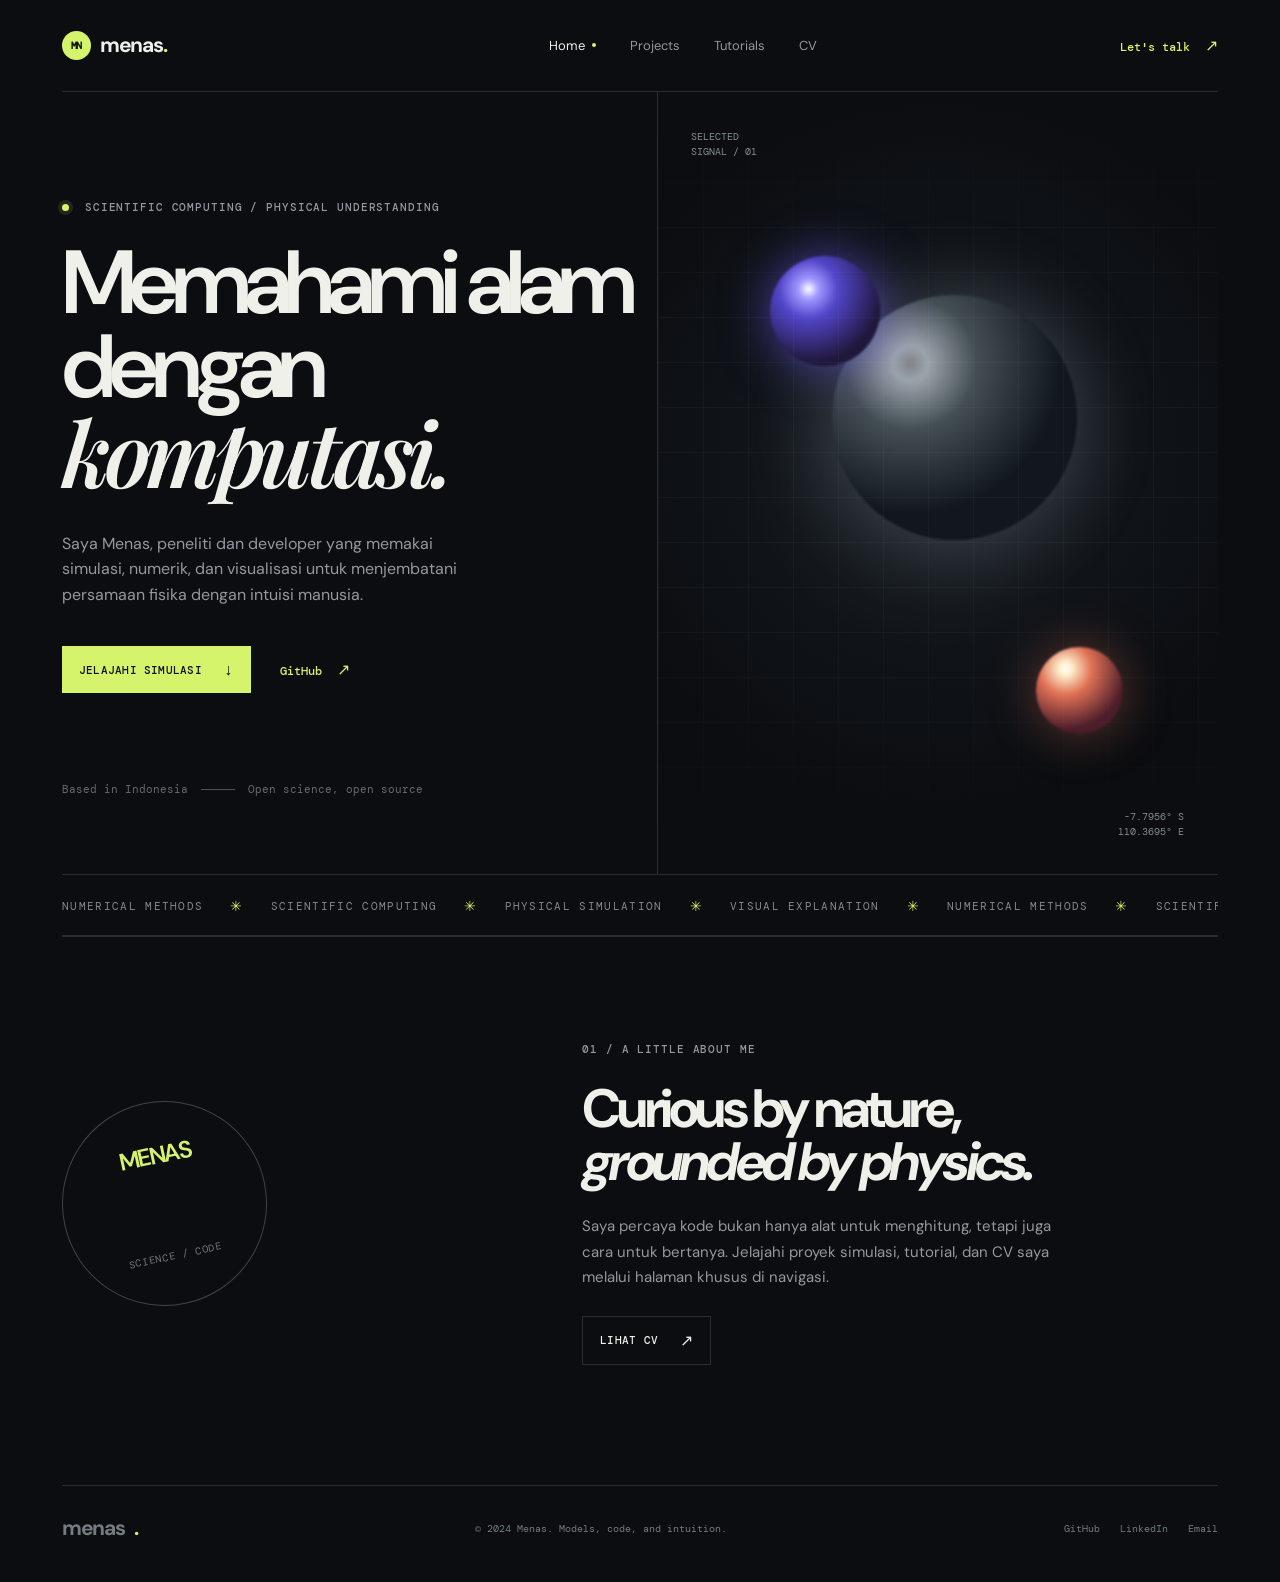
<file: index.html>
<!doctype html>
<html lang="id">
  <head>
    <meta charset="UTF-8" />
    <meta name="viewport" content="width=device-width, initial-scale=1.0" />
    <meta name="description" content="Portofolio Menas — komputasi sains, simulasi numerik, dan physical understanding." />
    <meta name="theme-color" content="#0b0d10" />
    <title>Menas — Scientific Computing &amp; Physical Understanding</title>
    <link rel="stylesheet" href="styles.css" />
  </head>
  <body>
    <div class="site-shell">
      <header class="site-header">
        <a class="brand" href="index.html" aria-label="Kembali ke halaman utama">
          <span class="brand-mark">MN</span>
          <span>menas<span class="brand-dot">.</span></span>
        </a>
        <button class="menu-toggle" type="button" aria-expanded="false" aria-controls="main-nav">Menu</button>
        <nav id="main-nav" class="main-nav" aria-label="Navigasi utama">
          <a class="active" href="index.html">Home</a>
          <a href="projects.html">Projects</a>
          <a href="tutorials.html">Tutorials</a>
          <a href="cv.html">CV</a>
        </nav>
        <a class="header-cta" href="mailto:halo@menas.dev">Let's talk <span>↗</span></a>
      </header>

      <main>
        <section id="home" class="hero section-grid">
          <div class="hero-copy">
            <p class="eyebrow"><span class="status-dot"></span> Scientific computing / physical understanding</p>
            <h1>Memahami alam<br />dengan <em>komputasi.</em></h1>
            <p class="hero-lead">Saya Menas, peneliti dan developer yang memakai simulasi, numerik, dan visualisasi untuk menjembatani persamaan fisika dengan intuisi manusia.</p>
            <div class="hero-actions">
              <a class="button button-primary" href="projects.html">Jelajahi simulasi <span>↓</span></a>
              <a class="text-link" href="https://github.com/" target="_blank" rel="noreferrer">GitHub <span>↗</span></a>
            </div>
            <div class="hero-meta">
              <span>Based in Indonesia</span>
              <span class="meta-line"></span>
              <span>Open science, open source</span>
            </div>
          </div>
          <div class="hero-art" aria-label="Ilustrasi abstrak">
            <div class="orb orb-one"></div>
            <div class="orb orb-two"></div>
            <div class="orb orb-three"></div>
            <div class="art-grid"></div>
            <div class="art-label">SELECTED<br />SIGNAL / 01</div>
            <div class="art-coordinate">-7.7956° S<br />110.3695° E</div>
          </div>
        </section>

        <section class="marquee" aria-label="Keahlian">
          <div class="marquee-track">
            <span>NUMERICAL METHODS</span><b>✳</b><span>SCIENTIFIC COMPUTING</span><b>✳</b><span>PHYSICAL SIMULATION</span><b>✳</b><span>VISUAL EXPLANATION</span><b>✳</b>
            <span>NUMERICAL METHODS</span><b>✳</b><span>SCIENTIFIC COMPUTING</span><b>✳</b><span>PHYSICAL SIMULATION</span><b>✳</b><span>VISUAL EXPLANATION</span>
          </div>
        </section>

        <section class="about section-grid">
          <div class="about-stamp">MENAS<br /><span>SCIENCE / CODE</span></div>
          <div class="about-copy"><p class="eyebrow">01 / A little about me</p><h2>Curious by nature,<br /><em>grounded by physics.</em></h2><p>Saya percaya kode bukan hanya alat untuk menghitung, tetapi juga cara untuk bertanya. Jelajahi proyek simulasi, tutorial, dan CV saya melalui halaman khusus di navigasi.</p><a class="button button-outline" href="cv.html">Lihat CV <span>↗</span></a></div>
        </section>
      </main>

      <footer class="site-footer"><div class="footer-brand">menas<span class="brand-dot">.</span></div><p>© 2024 Menas. Models, code, and intuition.</p><div class="footer-links"><a href="https://github.com/" target="_blank" rel="noreferrer">GitHub</a><a href="https://www.linkedin.com/" target="_blank" rel="noreferrer">LinkedIn</a><a href="mailto:halo@menas.dev">Email</a></div></footer>
    </div>
    <script src="script.js"></script>
  </body>
</html>
</file>
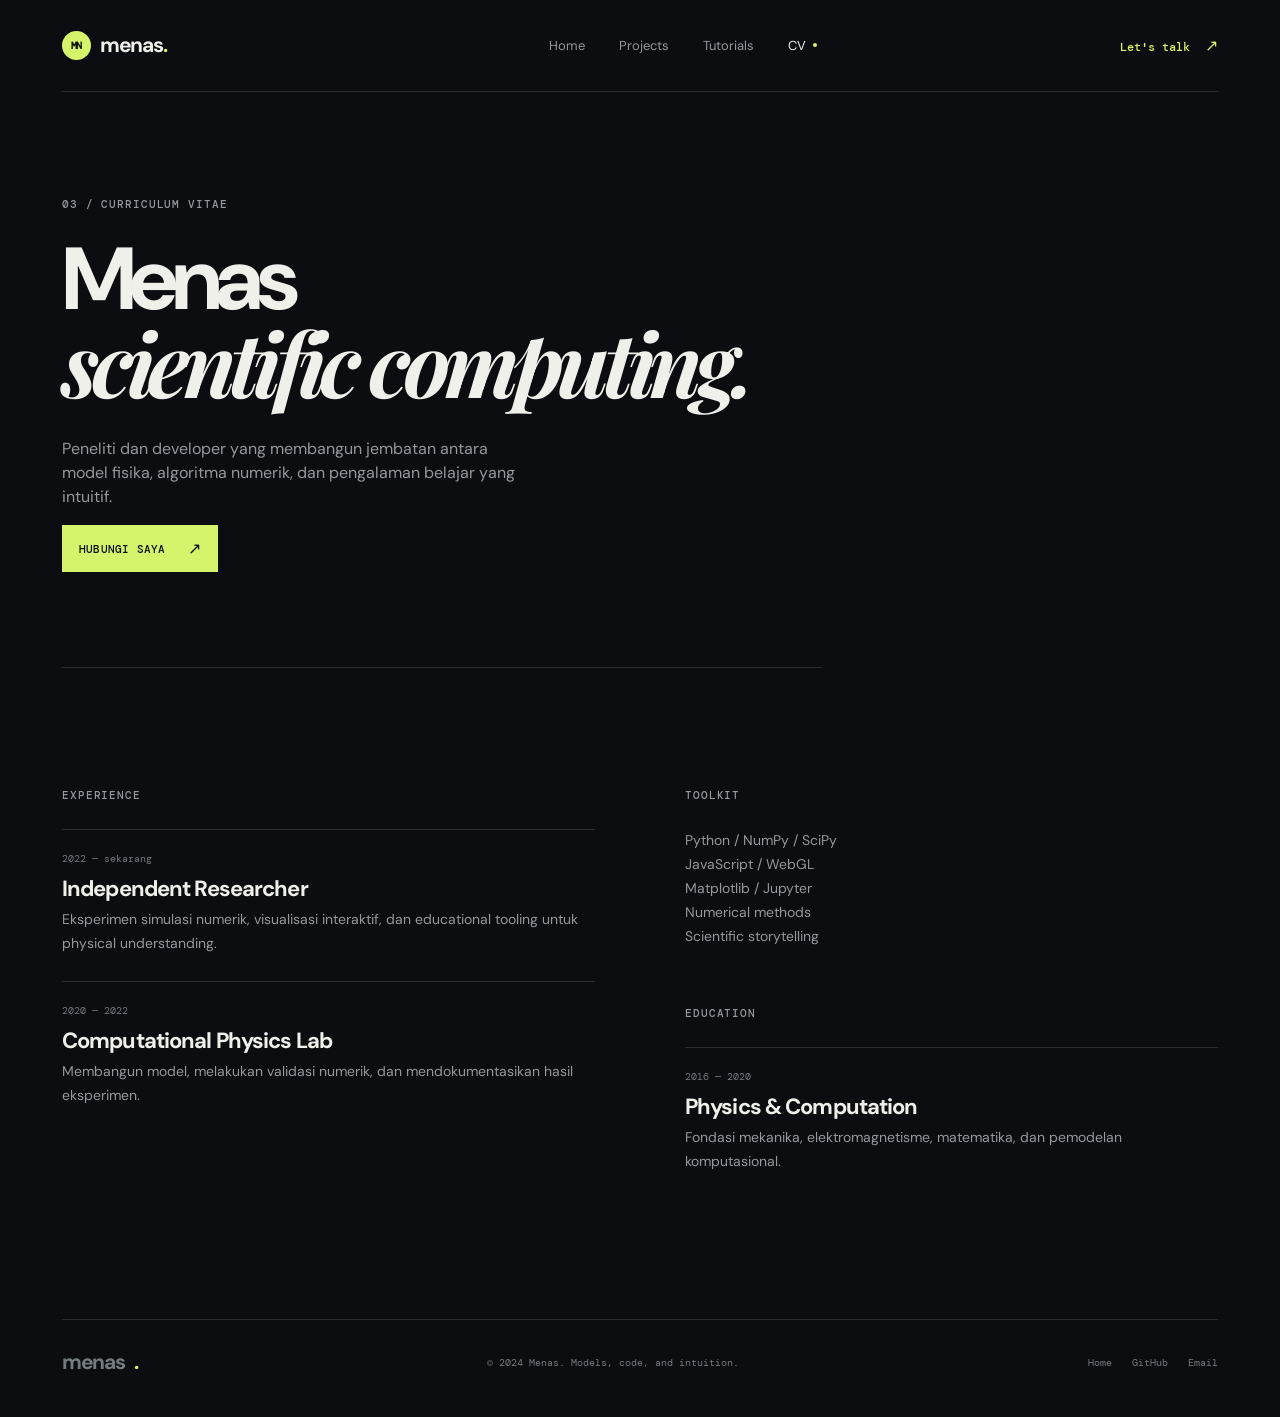
<file: cv.html>
<!doctype html>
<html lang="id">
  <head><meta charset="UTF-8"><meta name="viewport" content="width=device-width, initial-scale=1.0"><meta name="description" content="CV Menas, scientific computing researcher and developer."><title>CV — Menas</title><link rel="stylesheet" href="styles.css"></head>
  <body><div class="site-shell">
    <header class="site-header"><a class="brand" href="index.html"><span class="brand-mark">MN</span><span>menas<span class="brand-dot">.</span></span></a><button class="menu-toggle" type="button" aria-expanded="false" aria-controls="main-nav">Menu</button><nav id="main-nav" class="main-nav" aria-label="Navigasi utama"><a href="index.html">Home</a><a href="projects.html">Projects</a><a href="tutorials.html">Tutorials</a><a class="active" href="cv.html">CV</a></nav><a class="header-cta" href="mailto:halo@menas.dev">Let's talk <span>↗</span></a></header>
    <main><section class="listing-hero"><p class="eyebrow">03 / Curriculum vitae</p><h1>Menas<br><em>scientific computing.</em></h1><p>Peneliti dan developer yang membangun jembatan antara model fisika, algoritma numerik, dan pengalaman belajar yang intuitif.</p><a class="button button-primary" href="mailto:halo@menas.dev">Hubungi saya <span>↗</span></a></section>
      <section class="cv-grid section"><div><p class="eyebrow">Experience</p><div class="cv-entry"><p class="card-kicker">2022 — sekarang</p><h2>Independent Researcher</h2><p>Eksperimen simulasi numerik, visualisasi interaktif, dan educational tooling untuk physical understanding.</p></div><div class="cv-entry"><p class="card-kicker">2020 — 2022</p><h2>Computational Physics Lab</h2><p>Membangun model, melakukan validasi numerik, dan mendokumentasikan hasil eksperimen.</p></div></div><div><p class="eyebrow">Toolkit</p><p class="skill-list">Python / NumPy / SciPy<br>JavaScript / WebGL<br>Matplotlib / Jupyter<br>Numerical methods<br>Scientific storytelling</p><p class="eyebrow cv-spacer">Education</p><div class="cv-entry"><p class="card-kicker">2016 — 2020</p><h2>Physics &amp; Computation</h2><p>Fondasi mekanika, elektromagnetisme, matematika, dan pemodelan komputasional.</p></div></div></section>
    </main>
    <footer class="site-footer"><div class="footer-brand">menas<span class="brand-dot">.</span></div><p>© 2024 Menas. Models, code, and intuition.</p><div class="footer-links"><a href="index.html">Home</a><a href="https://github.com/" target="_blank" rel="noreferrer">GitHub</a><a href="mailto:halo@menas.dev">Email</a></div></footer>
  </div><script src="script.js"></script></body>
</html>
</file>
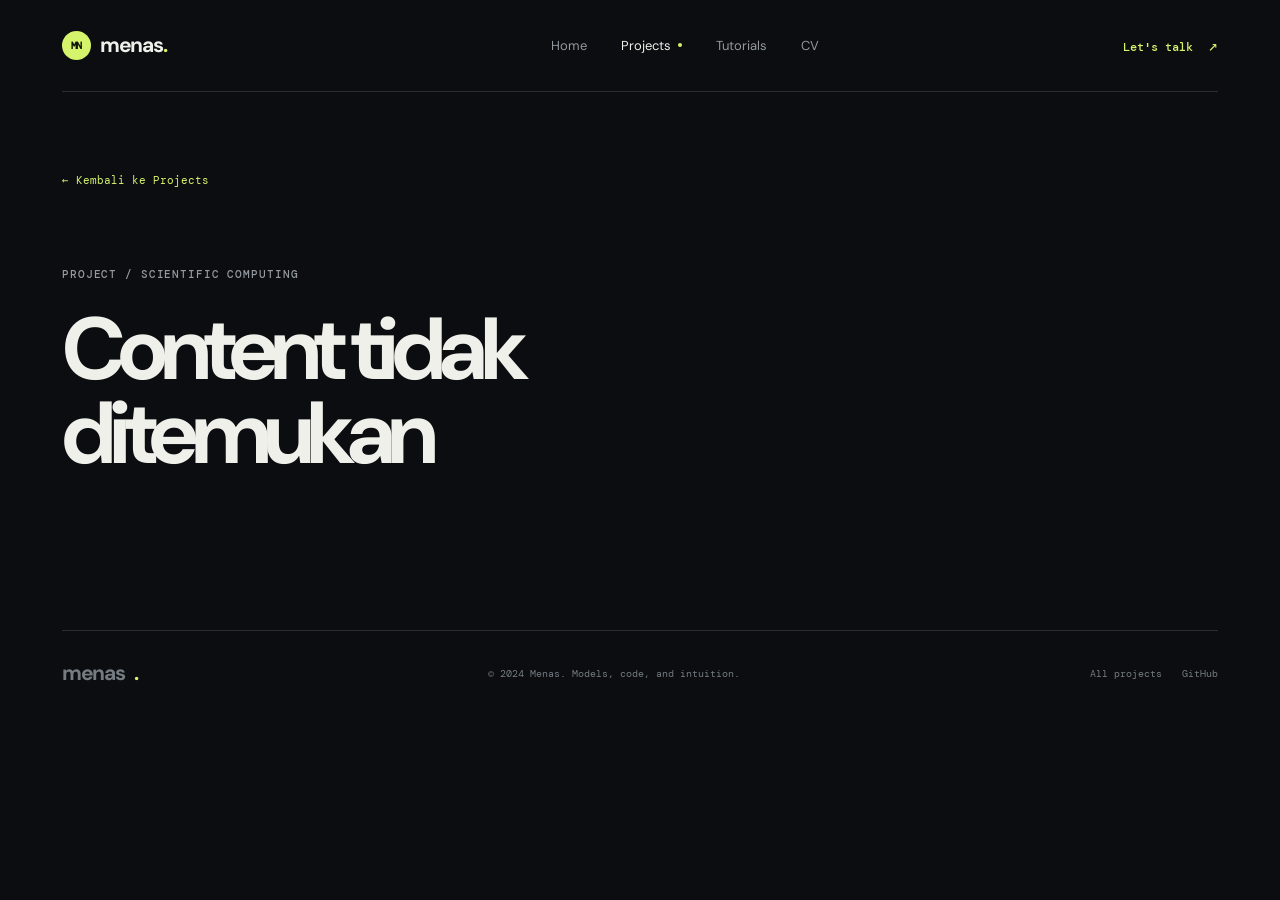
<file: project.html>
<!doctype html>
<html lang="id">
  <head><meta charset="UTF-8"><meta name="viewport" content="width=device-width, initial-scale=1.0"><title>Project — Menas</title><link rel="stylesheet" href="styles.css"></head>
  <body><div class="site-shell">  <header class="site-header"><a class="brand" href="index.html"><span class="brand-mark">MN</span><span>menas<span class="brand-dot">.</span></span></a><nav class="main-nav" aria-label="Navigasi utama"><a href="index.html">Home</a><a class="active" href="projects.html">Projects</a><a href="tutorials.html">Tutorials</a><a href="cv.html">CV</a></nav><a class="header-cta" href="mailto:halo@menas.dev">Let's talk <span>↗</span></a></header>
    <main class="detail-page"><a class="back-link" href="projects.html">← Kembali ke Projects</a><p class="eyebrow">Project / Scientific computing</p><h1 id="detail-title">Memuat project...</h1><div id="detail-content" class="markdown-content"></div></main>
    <footer class="site-footer"><div class="footer-brand">menas<span class="brand-dot">.</span></div><p>© 2024 Menas. Models, code, and intuition.</p><div class="footer-links"><a href="projects.html">All projects</a><a href="https://github.com/" target="_blank" rel="noreferrer">GitHub</a></div></footer></div><script src="detail.js"></script></body>
</html>
</file>
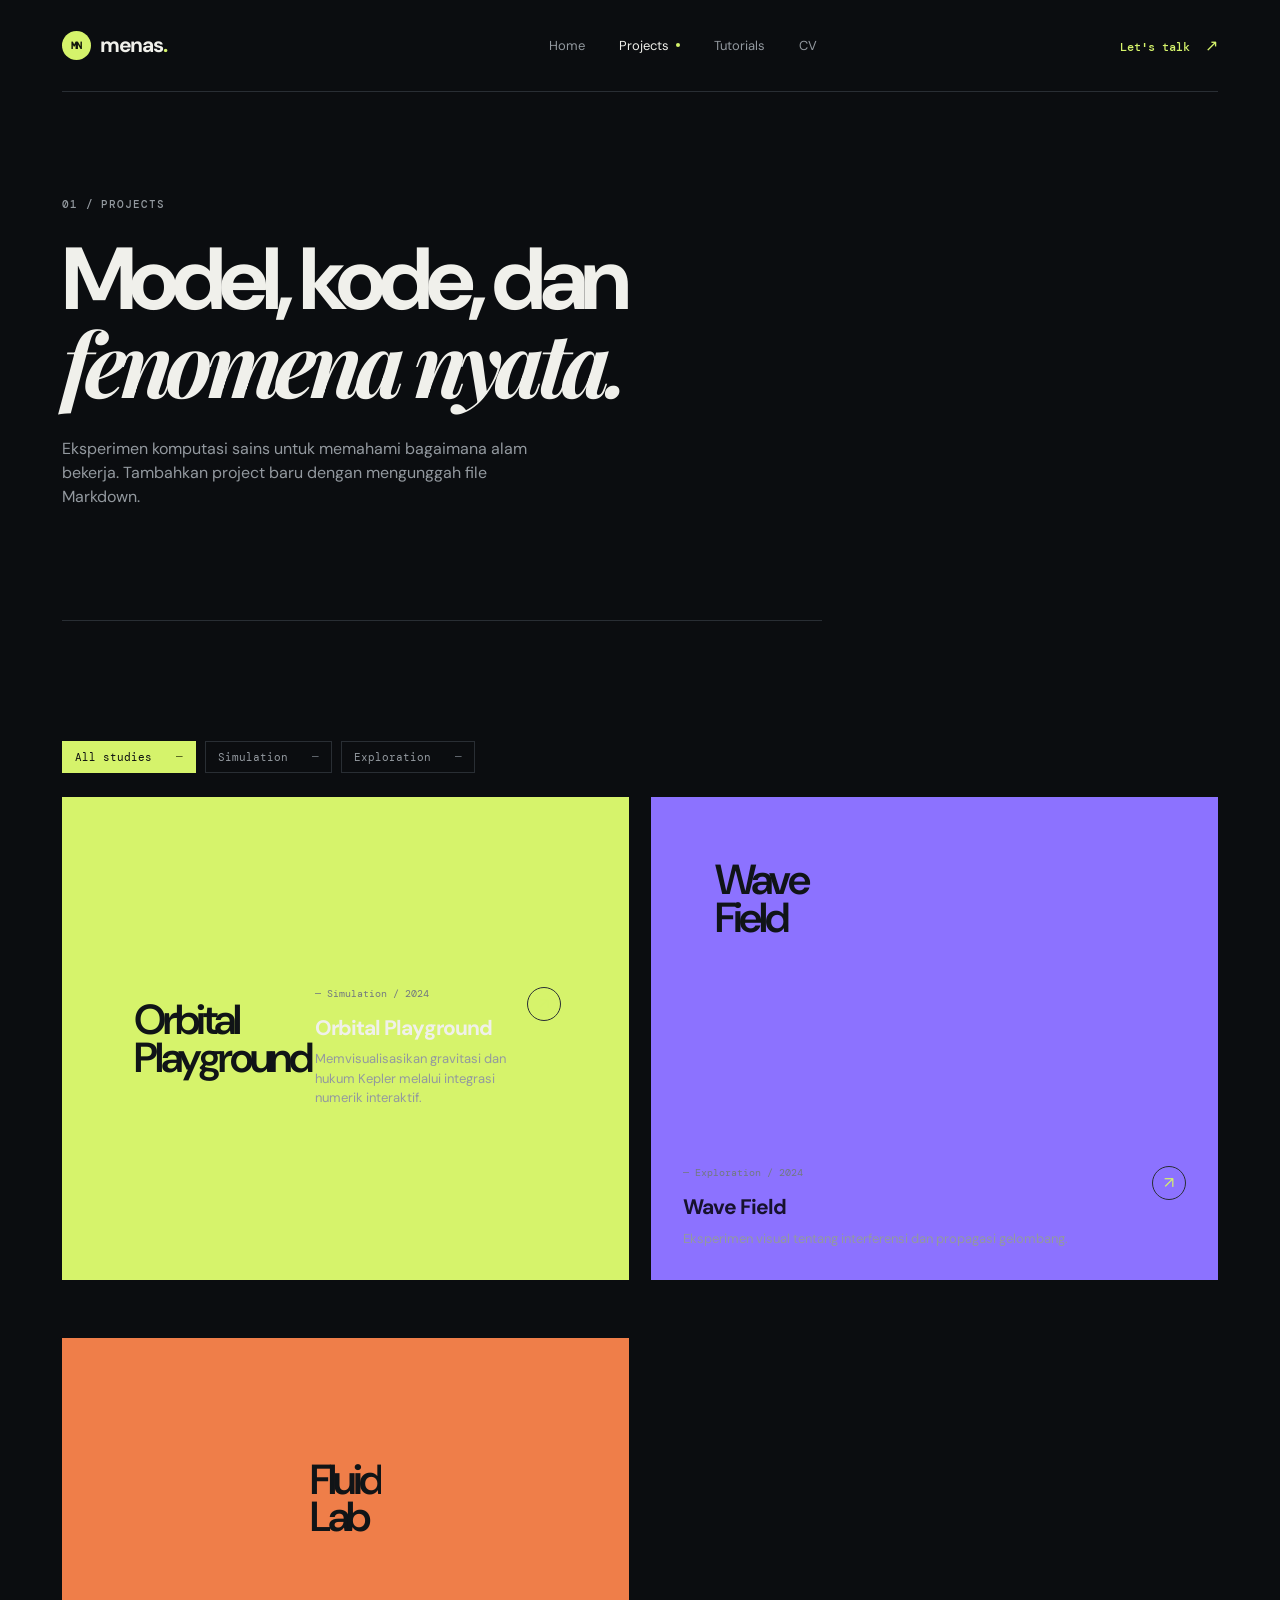
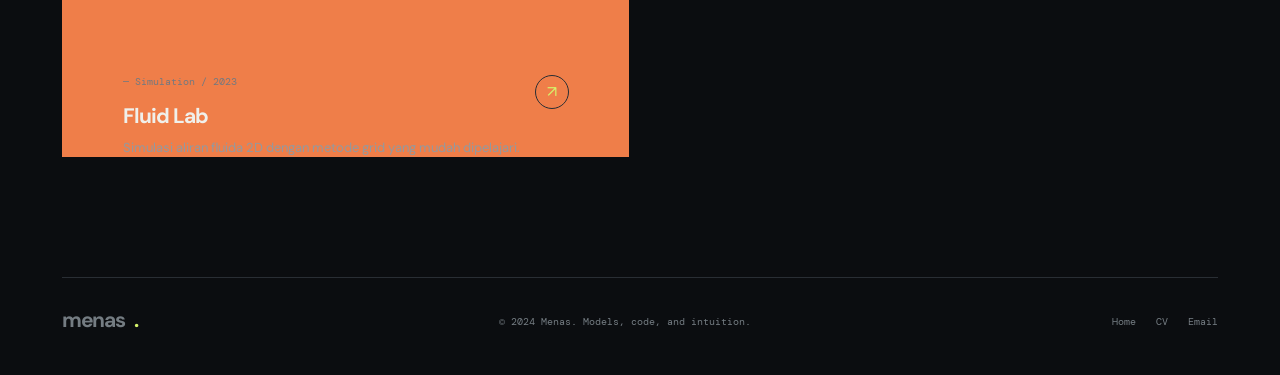
<file: projects.html>
<!doctype html>
<html lang="id">
  <head><meta charset="UTF-8"><meta name="viewport" content="width=device-width, initial-scale=1.0"><meta name="description" content="Daftar proyek komputasi sains Menas."><title>Projects — Menas</title><link rel="stylesheet" href="styles.css"></head>
  <body><div class="site-shell">
    <header class="site-header"><a class="brand" href="index.html"><span class="brand-mark">MN</span><span>menas<span class="brand-dot">.</span></span></a><button class="menu-toggle" type="button" aria-expanded="false" aria-controls="main-nav">Menu</button><nav id="main-nav" class="main-nav" aria-label="Navigasi utama"><a href="index.html">Home</a><a class="active" href="projects.html">Projects</a><a href="tutorials.html">Tutorials</a><a href="cv.html">CV</a></nav><a class="header-cta" href="mailto:halo@menas.dev">Let's talk <span>↗</span></a></header>
    <main><section class="listing-hero"><p class="eyebrow">01 / Projects</p><h1>Model, kode, dan<br><em>fenomena nyata.</em></h1><p>Eksperimen komputasi sains untuk memahami bagaimana alam bekerja. Tambahkan project baru dengan mengunggah file Markdown.</p></section>
      <section class="projects section"><div class="filter-row" role="group" aria-label="Filter proyek"><button class="filter-button active" data-filter="all">All studies <span>—</span></button><button class="filter-button" data-filter="Simulation">Simulation <span>—</span></button><button class="filter-button" data-filter="Exploration">Exploration <span>—</span></button></div><div id="project-list" class="project-grid content-list"><p class="loading-state">Memuat project...</p></div></section>
    </main>
    <footer class="site-footer"><div class="footer-brand">menas<span class="brand-dot">.</span></div><p>© 2024 Menas. Models, code, and intuition.</p><div class="footer-links"><a href="index.html">Home</a><a href="cv.html">CV</a><a href="mailto:halo@menas.dev">Email</a></div></footer>
  </div><script src="script.js"></script><script src="content.js"></script></body>
</html>
</file>
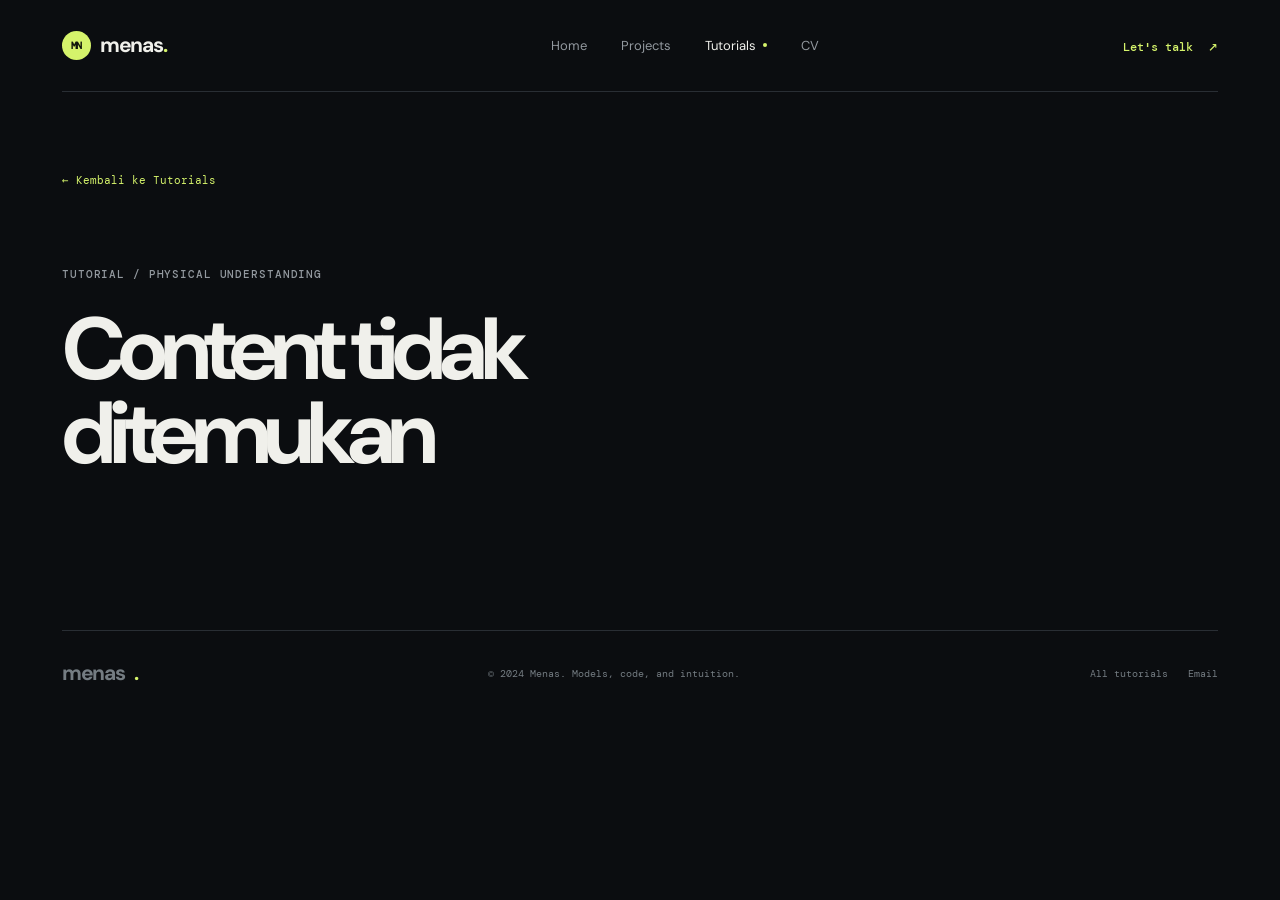
<file: tutorial.html>
<!doctype html>
<html lang="id">
  <head><meta charset="UTF-8"><meta name="viewport" content="width=device-width, initial-scale=1.0"><title>Tutorial — Menas</title><link rel="stylesheet" href="styles.css"></head>
  <body><div class="site-shell"><header class="site-header"><a class="brand" href="index.html"><span class="brand-mark">MN</span><span>menas<span class="brand-dot">.</span></span></a><nav class="main-nav" aria-label="Navigasi utama"><a href="index.html">Home</a><a href="projects.html">Projects</a><a class="active" href="tutorials.html">Tutorials</a><a href="cv.html">CV</a></nav><a class="header-cta" href="mailto:halo@menas.dev">Let's talk <span>↗</span></a></header>
    <main class="detail-page"><a class="back-link" href="tutorials.html">← Kembali ke Tutorials</a><p class="eyebrow">Tutorial / Physical understanding</p><h1 id="detail-title">Memuat tutorial...</h1><div id="detail-content" class="markdown-content"></div></main>
    <footer class="site-footer"><div class="footer-brand">menas<span class="brand-dot">.</span></div><p>© 2024 Menas. Models, code, and intuition.</p><div class="footer-links"><a href="tutorials.html">All tutorials</a><a href="mailto:halo@menas.dev">Email</a></div></footer></div><script src="detail.js"></script></body>
</html>
</file>
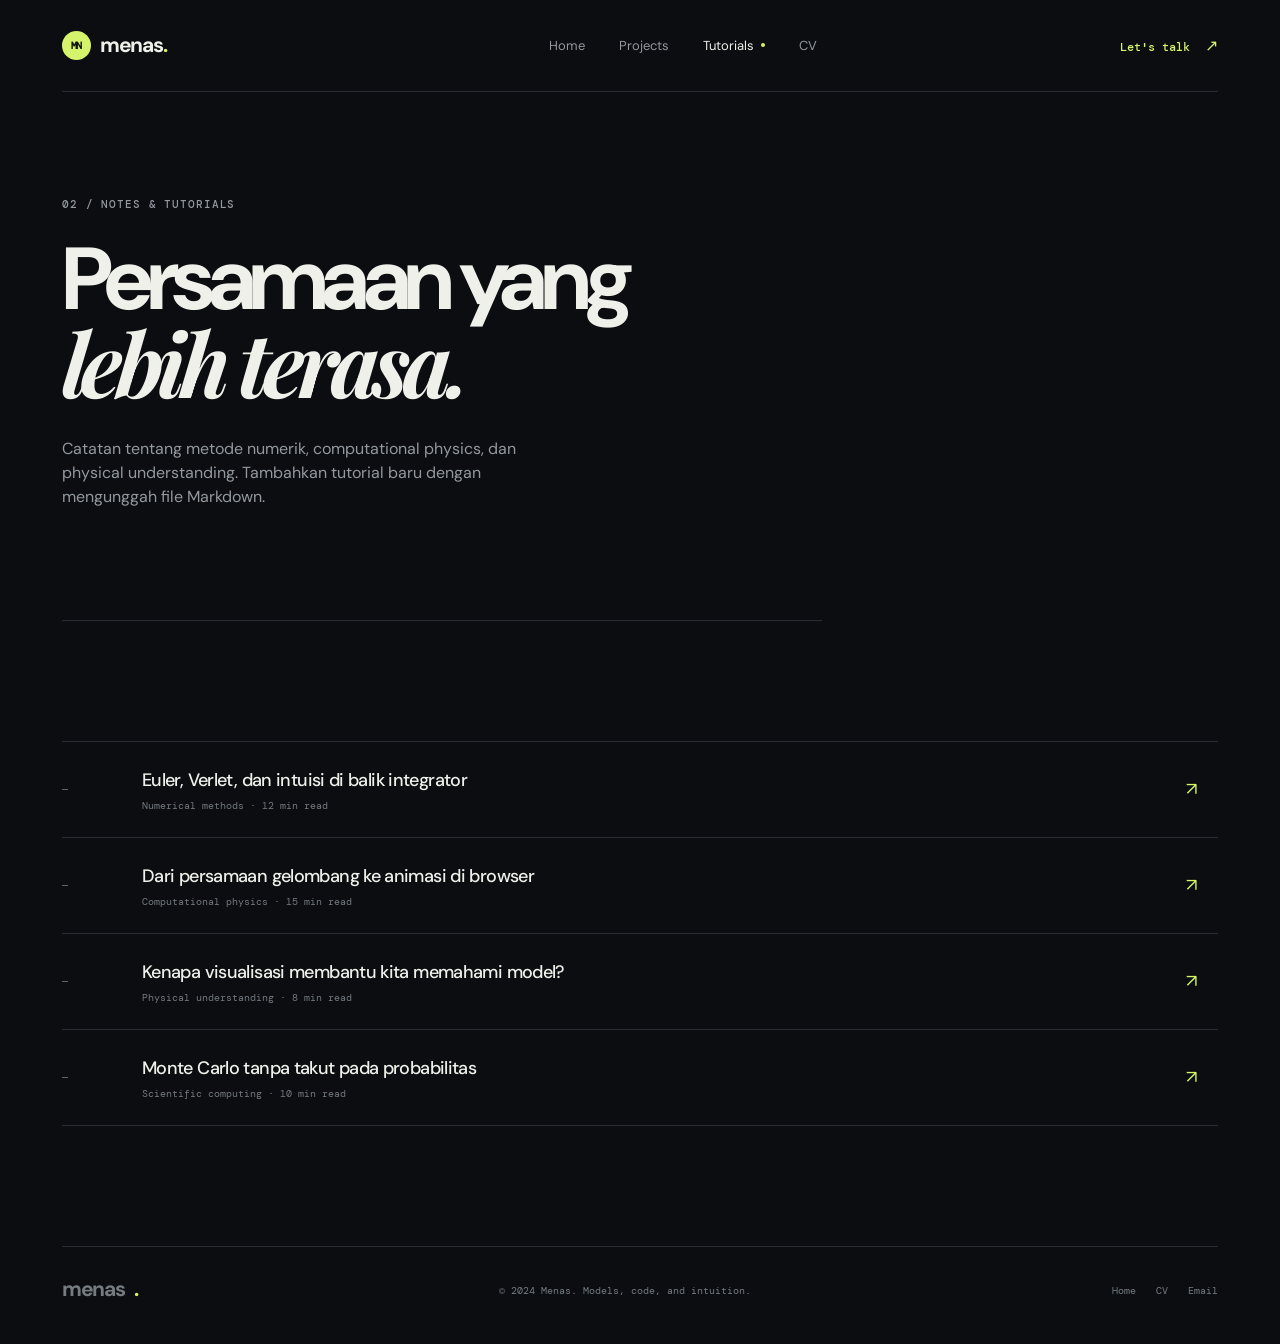
<file: tutorials.html>
<!doctype html>
<html lang="id">
  <head><meta charset="UTF-8"><meta name="viewport" content="width=device-width, initial-scale=1.0"><meta name="description" content="Tutorial komputasi sains dan physical understanding oleh Menas."><title>Tutorials — Menas</title><link rel="stylesheet" href="styles.css"></head>
  <body><div class="site-shell">
    <header class="site-header"><a class="brand" href="index.html"><span class="brand-mark">MN</span><span>menas<span class="brand-dot">.</span></span></a><button class="menu-toggle" type="button" aria-expanded="false" aria-controls="main-nav">Menu</button><nav id="main-nav" class="main-nav" aria-label="Navigasi utama"><a href="index.html">Home</a><a href="projects.html">Projects</a><a class="active" href="tutorials.html">Tutorials</a><a href="cv.html">CV</a></nav><a class="header-cta" href="mailto:halo@menas.dev">Let's talk <span>↗</span></a></header>
    <main><section class="listing-hero"><p class="eyebrow">02 / Notes &amp; tutorials</p><h1>Persamaan yang<br><em>lebih terasa.</em></h1><p>Catatan tentang metode numerik, computational physics, dan physical understanding. Tambahkan tutorial baru dengan mengunggah file Markdown.</p></section>
      <section class="tutorial-list section"><div id="tutorial-list" class="notes-list content-list"><p class="loading-state">Memuat tutorial...</p></div></section>
    </main>
    <footer class="site-footer"><div class="footer-brand">menas<span class="brand-dot">.</span></div><p>© 2024 Menas. Models, code, and intuition.</p><div class="footer-links"><a href="index.html">Home</a><a href="cv.html">CV</a><a href="mailto:halo@menas.dev">Email</a></div></footer>
  </div><script src="script.js"></script><script src="content.js"></script></body>
</html>
</file>
<file: styles.css>
@import url('https://fonts.googleapis.com/css2?family=DM+Mono:wght@400;500&family=DM+Sans:wght@400;500;600;700&family=Playfair+Display:ital,wght@0,600;1,600;1,700&display=swap');
:root{--bg:#0b0d10;--panel:#12161b;--text:#f0f0eb;--muted:#93999f;--line:#292e34;--lime:#d5f36b;--purple:#8c72ff;--orange:#ef7e49;--cyan:#88e5d1;--sans:'DM Sans',sans-serif;--mono:'DM Mono',monospace}
*{box-sizing:border-box}html{scroll-behavior:smooth}body{margin:0;background:var(--bg);color:var(--text);font-family:var(--sans);font-size:16px;line-height:1.5}a{color:inherit;text-decoration:none}button{font:inherit;color:inherit}.site-shell{max-width:1240px;margin:auto;padding:0 42px}.site-header{height:92px;display:flex;align-items:center;justify-content:space-between;border-bottom:1px solid var(--line)}.brand,.footer-brand{font-weight:700;font-size:21px;letter-spacing:-.06em;display:flex;align-items:center;gap:9px}.brand-mark{display:grid;place-items:center;width:29px;height:29px;border-radius:50%;background:var(--lime);color:#10150b;font-family:var(--mono);font-size:10px;letter-spacing:-.08em}.brand-dot{color:var(--lime)}.main-nav{display:flex;gap:34px;margin-left:80px}.main-nav a{font-size:13px;color:var(--muted);transition:.2s}.main-nav a:hover,.main-nav a.active{color:var(--text)}.main-nav a.active:after{content:'';display:inline-block;width:4px;height:4px;background:var(--lime);border-radius:50%;vertical-align:middle;margin-left:7px;margin-bottom:2px}.header-cta,.text-link{font:500 12px var(--mono);color:var(--lime)}.header-cta span,.text-link span{font-size:16px;margin-left:8px}.menu-toggle{display:none;background:none;border:0}.section-grid{display:grid;grid-template-columns:1.03fr .97fr}.hero{min-height:640px;border-bottom:1px solid var(--line)}.hero-copy{padding:108px 0 78px}.eyebrow{font:500 11px var(--mono);text-transform:uppercase;letter-spacing:.08em;color:var(--muted);margin:0 0 27px}.status-dot{display:inline-block;width:7px;height:7px;background:var(--lime);border-radius:50%;margin-right:8px;box-shadow:0 0 0 4px #d5f36b1c}.hero h1{font-size:clamp(57px,7vw,91px);line-height:.94;letter-spacing:-.075em;margin:0 0 30px;font-weight:600}.hero h1 em,.section h2 em{font-family:'Playfair Display',serif;font-weight:600;letter-spacing:-.06em}.hero-lead{max-width:398px;color:var(--muted);font-size:16px;line-height:1.6}.hero-actions{display:flex;align-items:center;gap:29px;margin-top:39px}.button{display:inline-flex;align-items:center;gap:22px;padding:13px 17px;font:500 11px var(--mono);text-transform:uppercase;letter-spacing:.02em}.button span{font-size:16px}.button-primary{background:var(--lime);color:#0b0d10}.button-outline{border:1px solid var(--line);margin-top:25px}.button-outline:hover{border-color:var(--lime)}.hero-meta{display:flex;align-items:center;gap:13px;margin-top:89px;color:#656b71;font:11px var(--mono)}.meta-line{height:1px;width:34px;background:#4c5258}.hero-art{position:relative;min-height:500px;border-left:1px solid var(--line);overflow:hidden;background:radial-gradient(circle at 50% 46%,#262c31 0,#101419 39%,#0b0d10 70%)}.art-grid{position:absolute;inset:0;background-image:linear-gradient(#ffffff08 1px,transparent 1px),linear-gradient(90deg,#ffffff08 1px,transparent 1px);background-size:45px 45px;mask-image:linear-gradient(to bottom,transparent 0,black 30%,black 65%,transparent 100%)}.orb{position:absolute;border-radius:50%;filter:blur(1px)}.orb-one{width:245px;height:245px;left:31%;top:26%;background:radial-gradient(circle at 32% 28%,#fff7 0 1%,#9ca5ac 7%,#444e55 27%,#11171d 62%);box-shadow:0 0 80px #8996a055}.orb-two{width:110px;height:110px;left:20%;top:21%;background:radial-gradient(circle at 35% 30%,#fff, #a096ff 10%,#5245c9 28%,#20183c 70%);box-shadow:0 0 50px #725dff99}.orb-three{width:87px;height:87px;right:17%;bottom:18%;background:radial-gradient(circle at 34% 25%,#fff, #fff1cf 7%,#e07155 30%,#4c1d2a 70%);box-shadow:0 0 50px #e0715566}.art-label,.art-coordinate{position:absolute;font:10px var(--mono);line-height:1.5;color:#858e95}.art-label{left:33px;top:37px}.art-coordinate{right:34px;bottom:35px;text-align:right}.marquee{overflow:hidden;border-bottom:1px solid var(--line);padding:18px 0;white-space:nowrap}.marquee-track{display:inline-flex;align-items:center;gap:27px;min-width:100%;justify-content:space-around;font:11px var(--mono);letter-spacing:.12em;color:#838a8f}.marquee b{font-size:14px;color:var(--lime);font-weight:400}.section{padding:120px 0}.section-heading{display:flex;justify-content:space-between;align-items:end;margin-bottom:51px}.section h2{font-size:51px;line-height:1;letter-spacing:-.07em;margin:0}.section-description{max-width:280px;margin:0 0 4px;color:var(--muted);font-size:14px}.filter-row{display:flex;gap:9px;margin-bottom:24px}.filter-button{border:1px solid var(--line);background:transparent;padding:8px 12px;color:var(--muted);font:11px var(--mono);cursor:pointer}.filter-button span{margin-left:17px;color:#646b71}.filter-button.active,.filter-button:hover{background:var(--lime);border-color:var(--lime);color:#0b0d10}.filter-button.active span{color:#53611f}.project-grid{display:grid;grid-template-columns:repeat(2,1fr);gap:58px 22px}.project-card.hidden{display:none}.project-visual{height:320px;position:relative;overflow:hidden}.visual-luma{background:#d6f36b;padding:40px 12%;display:flex;align-items:center;justify-content:center}.visual-window{width:100%;height:100%;padding:18px 20px;background:#11161a;box-shadow:0 20px 30px #18210d44}.window-dot{display:inline-block;width:6px;height:6px;border-radius:50%;background:#454b4e;margin-right:4px}.luma-word{font:600 45px var(--sans);letter-spacing:-.1em;margin-top:73px;color:#f1f3ea}.luma-word span,.kita-card span{color:var(--lime)}.luma-bars{display:flex;gap:5px;margin-top:47px;align-items:end}.luma-bars i{display:block;width:16px;background:var(--lime)}.luma-bars i:nth-child(1){height:34px}.luma-bars i:nth-child(2){height:61px}.luma-bars i:nth-child(3){height:45px}.luma-bars i:nth-child(4){height:80px}.visual-echo{background:var(--purple);color:#17122e;padding:32px}.echo-type{font:500 53px/.84 var(--sans);letter-spacing:-.1em}.echo-type i{font-family:'Playfair Display',serif;font-weight:600}.echo-plus{position:absolute;right:30px;bottom:22px;font-size:45px;font-weight:200}.visual-kita{background:var(--orange);display:grid;place-items:center}.kita-sun{position:absolute;width:240px;height:240px;border-radius:50%;background:#f8b873;right:-30px;top:-80px}.kita-card{position:relative;width:64%;height:62%;background:#f4dcb9;color:#182026;padding:28px;font:500 44px var(--sans);letter-spacing:-.12em;box-shadow:15px 20px 0 #a94b35}.kita-card small{display:block;font:9px var(--mono);letter-spacing:.12em;margin-top:65px}.visual-mono{background:#e8e4dc;color:#101417;padding:31px;display:flex;flex-direction:column;justify-content:space-between}.visual-mono span{font:600 70px/.8 var(--sans);letter-spacing:-.13em}.visual-mono small{font:10px var(--mono);align-self:end}.visual-sora{background:var(--cyan);display:grid;place-items:center}.sora-circle{display:grid;place-items:center;width:156px;height:156px;border:1px solid #123b3c;border-radius:50%;font-size:45px;color:#163b3b}.sora-line{position:absolute;width:100%;height:1px;background:#163b3b;transform:rotate(-35deg)}.visual-void{background:#191b1e;color:#f1f0eb;padding:31px;display:flex;justify-content:space-between;font:11px var(--mono)}.void-cross{font-size:90px;font-weight:200;line-height:.5;color:var(--lime)}.project-info{display:flex;justify-content:space-between;gap:15px;padding-top:17px}.card-kicker{font:10px var(--mono);color:#727980;margin:0 0 13px}.project-info h3{font-size:21px;letter-spacing:-.045em;margin:0 0 5px}.project-info p:last-child{font-size:13px;color:var(--muted);margin:0}.circle-arrow{border:1px solid var(--line);width:34px;height:34px;display:grid;place-items:center;color:var(--lime);border-radius:50%;font-size:16px;flex-shrink:0}.project-card:hover .circle-arrow{background:var(--lime);color:#0b0d10}.tutorials{border-top:1px solid var(--line)}.all-notes{margin-bottom:7px}.notes-list{border-top:1px solid var(--line)}.note-row{display:grid;grid-template-columns:65px 1fr 32px;align-items:center;gap:15px;padding:25px 0;border-bottom:1px solid var(--line);transition:.2s}.note-row:hover{padding-left:10px;background:linear-gradient(90deg,#ffffff05,transparent)}.note-number,.note-main p{font:10px var(--mono);color:#737a80}.note-main h3{font-size:18px;font-weight:500;letter-spacing:-.035em;margin:0 0 5px}.note-main p{margin:0}.note-arrow{color:var(--lime);font-size:18px}.about{border-top:1px solid var(--line);padding:105px 0 120px;align-items:center;grid-template-columns:.9fr 1.1fr}.about-stamp{width:205px;height:205px;border:1px solid #3d4448;border-radius:50%;display:grid;place-items:center;text-align:center;font:600 24px/.93 var(--sans);letter-spacing:-.09em;transform:rotate(-12deg);color:var(--lime)}.about-stamp span{font:10px var(--mono);letter-spacing:.08em;color:#727980}.about-copy{max-width:590px}.about-copy h2{font-size:54px;line-height:.98;letter-spacing:-.07em;margin:0 0 25px}.about-copy>p:not(.eyebrow){max-width:490px;color:var(--muted);font-size:15px;line-height:1.7;margin:0}.site-footer{border-top:1px solid var(--line);padding:27px 0 38px;display:flex;align-items:center;justify-content:space-between;color:#747c82}.site-footer p,.footer-links{font:10px var(--mono);margin:0}.footer-links{display:flex;gap:20px}.footer-links a:hover{color:var(--lime)}
.listing-hero{padding:105px 0 95px;border-bottom:1px solid var(--line);max-width:760px}.loading-state{color:var(--muted);font:12px var(--mono)}.content-art{font:600 42px/.9 var(--sans);letter-spacing:-.08em;color:#101417}.markdown-content{max-width:700px;color:var(--muted);font-size:17px;line-height:1.75}.markdown-content h2{color:var(--text);font-size:25px;letter-spacing:-.04em;margin:55px 0 12px}.markdown-content p{margin:0 0 20px}.project-card[hidden]{display:none}.listing-hero h1{font-size:clamp(55px,7vw,88px);line-height:.94;letter-spacing:-.075em;margin:0 0 28px}.listing-hero h1 em{font-family:'Playfair Display',serif}.listing-hero>p:last-of-type{max-width:470px;color:var(--muted);font-size:16px}.cv-grid{display:grid;grid-template-columns:1fr 1fr;gap:90px}.cv-entry{border-top:1px solid var(--line);padding:22px 0 25px}.cv-entry h2{font-size:22px;letter-spacing:-.04em;margin:0 0 8px}.cv-entry p:last-child,.skill-list{color:var(--muted);font-size:14px;margin:0;line-height:1.7}.cv-spacer{margin-top:58px}.detail-page{padding:75px 0 130px;max-width:880px}.back-link{font:11px var(--mono);color:var(--lime);display:inline-block;margin-bottom:80px}.detail-page h1{font-size:clamp(50px,7vw,88px);line-height:.95;letter-spacing:-.075em;margin:0 0 25px;max-width:800px}.detail-intro{max-width:610px;color:var(--muted);font-size:18px;line-height:1.6}.detail-panel{margin:70px 0;border:1px solid var(--line);padding:48px;background:var(--panel)}.detail-equation{font:clamp(24px,4vw,42px) var(--mono);color:var(--lime);margin-bottom:30px}.detail-panel p{max-width:620px;color:var(--muted);margin:0}.detail-columns{display:grid;grid-template-columns:1fr 1fr;gap:50px;border-top:1px solid var(--line);padding-top:28px}.detail-columns>div>p:last-child{color:var(--muted);max-width:370px}.project-card .circle-arrow{cursor:pointer}@media(max-width:720px){.site-shell{padding:0 20px}.site-header{height:72px}.main-nav{display:none;position:absolute;z-index:3;top:72px;left:20px;right:20px;margin:0;padding:20px;background:var(--panel);border:1px solid var(--line);flex-direction:column;gap:18px}.main-nav.open{display:flex}.menu-toggle{display:block;position:absolute;right:75px;color:var(--muted);font:11px var(--mono);text-transform:uppercase}.header-cta{font-size:0}.header-cta span{font-size:18px}.hero{display:block;min-height:0}.hero-copy{padding:75px 0 55px}.hero h1{font-size:61px}.hero-meta{margin-top:55px}.hero-art{min-height:390px;border-left:0;border-top:1px solid var(--line)}.orb-one{width:190px;height:190px}.orb-two{width:80px;height:80px}.orb-three{width:65px;height:65px}.section{padding:82px 0}.section-heading{display:block;margin-bottom:35px}.section h2{font-size:41px}.section-description{margin-top:25px}.project-grid{grid-template-columns:1fr;gap:47px}.project-visual{height:290px}.note-row{grid-template-columns:32px 1fr 22px}.note-main h3{font-size:16px}.about{display:block;padding:80px 0}.about-stamp{margin:0 auto 70px}.about-copy h2{font-size:45px}.site-footer{display:block}.site-footer p{margin:19px 0}.marquee-track{gap:17px}.visual-luma{padding:30px 9%}.listing-hero{padding:75px 0 65px}.listing-hero h1{font-size:54px}.cv-grid,.detail-columns{grid-template-columns:1fr;gap:40px}.detail-page{padding:55px 0 85px}.back-link{margin-bottom:55px}.detail-panel{margin:50px 0;padding:28px}.detail-equation{font-size:23px}}
</file>
